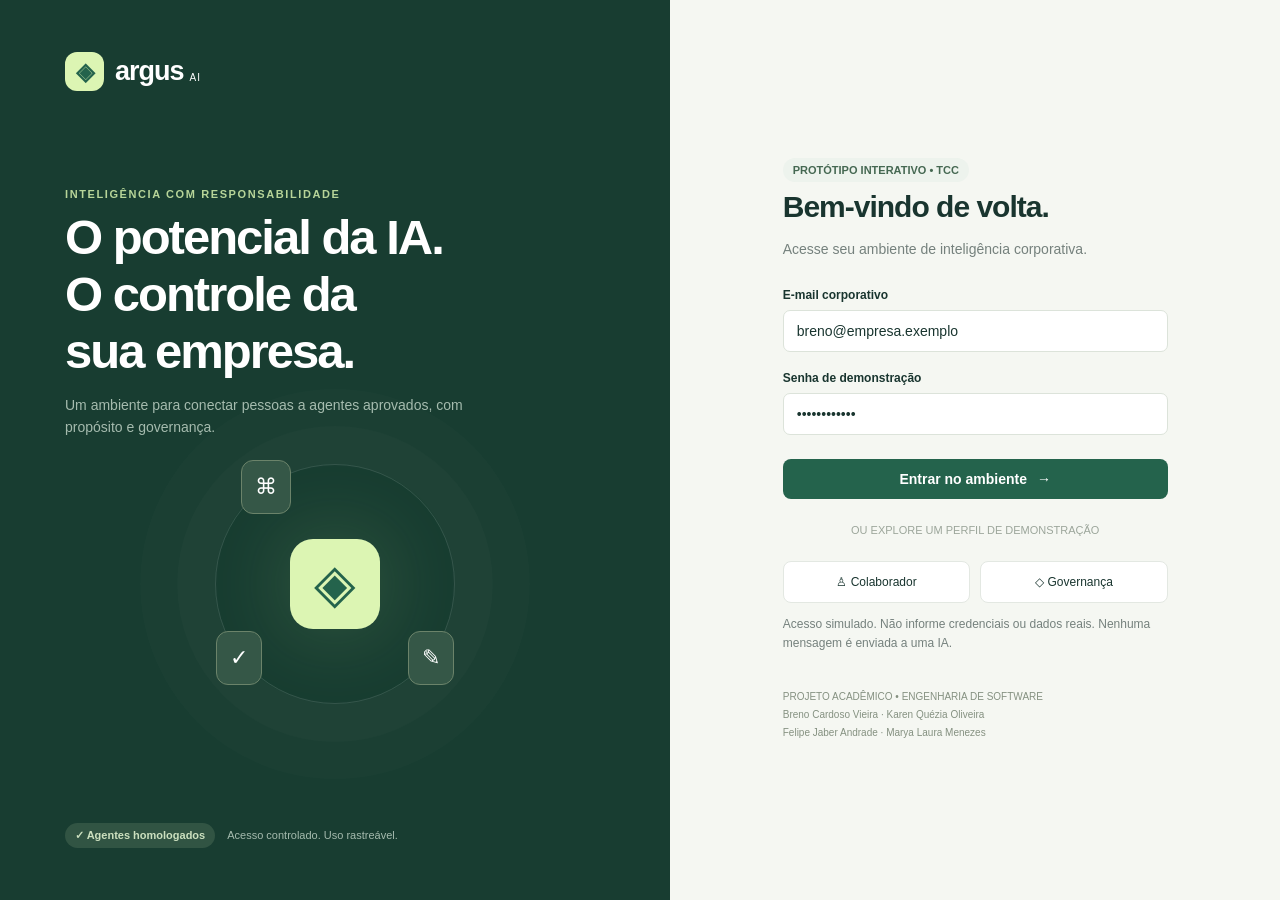
<file: docs/prototipo/argus-prototipo.html>
<!doctype html><html lang="pt-BR"><head><meta charset="utf-8"><meta name="viewport" content="width=device-width,initial-scale=1"><title>Argus — Governança de IA</title><style>:root{--ink:#19352f;--muted:#75817d;--green:#24634c;--lime:#dcf5b3;--line:#e3e8e2;--bg:#f5f7f2}*{box-sizing:border-box}body{margin:0;background:var(--bg);color:var(--ink);font-family:'DM Sans',sans-serif;font-size:14px}h1,h2,h3,.brand{font-family:Manrope,sans-serif}button,input,textarea,select{font:inherit}button,a,input,textarea,select{outline-offset:4px}button{cursor:pointer}button{border:0;background:none;color:inherit}button:disabled{opacity:.4;cursor:not-allowed}h1{font-size:30px;letter-spacing:-1px;margin:8px 0 10px}h2{font-size:19px;margin:0 0 16px}h3{font-size:17px;margin:14px 0 8px}p{line-height:1.6}.muted{color:var(--muted)}.eyebrow{font-size:11px;letter-spacing:1.6px;font-weight:700;text-transform:uppercase}.brand{font-size:27px;font-weight:800;display:flex;gap:11px;align-items:center;letter-spacing:-1px}.brand-mark{background:var(--lime);color:var(--green);border-radius:12px;width:39px;height:39px;display:grid;place-items:center;font-size:24px}.pill{display:inline-flex;align-items:center;gap:6px;border-radius:30px;padding:6px 10px;font-size:11px;font-weight:600;background:#edf3ed;color:#456852}.pill.green{background:#e7f4df;color:#3b6b29}.pill.amber{background:#fff1d9;color:#996b21}.pill.red{background:#fbe5e2;color:#a94b3f}.btn{padding:12px 18px;border-radius:8px;background:var(--green);color:white;font-weight:600;display:inline-flex;align-items:center;justify-content:center;gap:10px}.btn.light{background:white;border:1px solid var(--line);color:var(--ink)}.btn.soft{background:var(--lime);color:var(--ink)}.btn.danger{background:#a24e43}.row{display:flex;align-items:center;gap:12px}.between{justify-content:space-between}.wrap{flex-wrap:wrap}.sidebar{position:fixed;inset:0 auto 0 0;width:242px;background:#fff;border-right:1px solid var(--line);padding:32px 22px;display:flex;flex-direction:column;z-index:3}.workspace{background:#f6f8f3;border:1px solid var(--line);border-radius:10px;padding:13px;margin:29px 0}.navlabel{font-size:10px;letter-spacing:1.5px;color:#8a958d;margin:22px 12px 10px}.nav{width:100%;text-align:left;padding:13px 14px;border-radius:8px;color:#738079;display:flex;align-items:center;gap:12px;margin:3px 0}.nav.active{background:#eaf2e5;color:var(--green);font-weight:700}.nav:hover{background:#f2f5ef}.nav span:last-child{margin-left:auto}.sidebottom{margin-top:auto;border-top:1px solid var(--line);padding-top:18px}.avatar{width:35px;height:35px;border-radius:50%;background:#e7eee2;display:grid;place-items:center;font-size:12px;font-weight:700}.main{margin-left:242px}.topbar{height:80px;background:#ffffffb8;border-bottom:1px solid var(--line);padding:0 38px;display:flex;align-items:center;justify-content:space-between}.content{padding:35px 38px;max-width:1500px;margin:auto}.pagehead{display:flex;justify-content:space-between;align-items:center;gap:20px;margin-bottom:27px}.pagehead p{margin:0;color:var(--muted)}.hero{background:#eaf0e1;border:1px solid #dfe7d4;padding:25px 28px;border-radius:13px;display:flex;align-items:center;justify-content:space-between;margin-bottom:26px;overflow:hidden}.hero h2{font-size:21px;margin-bottom:8px}.hero p{margin:0;max-width:620px;color:#63745d}.hero-symbol{font-size:58px;color:#8da979;padding:0 20px}.stats{display:grid;grid-template-columns:repeat(4,1fr);gap:16px;margin:22px 0}.stat{border:1px solid var(--line);background:#fff;border-radius:11px;padding:20px}.stat strong{display:block;font-size:28px;margin:10px 0 5px}.stat small{color:var(--muted)}.toolbar{display:flex;gap:12px;justify-content:space-between;margin:27px 0 22px}.search{width:330px}.chips{display:flex;gap:6px}.chip{padding:10px 15px;border:1px solid var(--line);border-radius:7px;background:#fff;color:var(--muted)}.chip.active{background:var(--ink);color:#fff;border-color:var(--ink)}input,select,textarea{padding:12px 13px;border:1px solid #dce3da;border-radius:7px;background:white;color:var(--ink);width:100%}textarea{resize:vertical;min-height:100px}label{display:block;font-size:12px;font-weight:600;margin:0 0 8px}label small{font-weight:400;color:var(--muted)}.grid{display:grid;grid-template-columns:repeat(3,1fr);gap:20px}.card{border:1px solid var(--line);background:#fff;border-radius:12px;padding:23px;display:flex;flex-direction:column;transition:transform .15s,box-shadow .15s}.card:hover{transform:translateY(-3px);box-shadow:0 9px 23px #19352f09}.agent-icon{width:45px;height:45px;display:grid;place-items:center;border-radius:11px;background:#e8efe2;color:#537a41;font-size:24px}.card p{color:var(--muted);font-size:13px;margin:0 0 20px;min-height:44px}.cardmeta{font-size:11px;color:#819080;display:flex;gap:15px;margin-bottom:22px}.card .btn{width:100%;margin-top:auto}.panel{background:white;border:1px solid var(--line);border-radius:12px;padding:25px;margin-bottom:20px}.split{display:grid;grid-template-columns:1fr 300px;gap:22px}.fields{display:grid;grid-template-columns:1fr 1fr;gap:20px}.full{grid-column:1/-1}.hint{font-size:12px;color:var(--muted);line-height:1.6}.notice{padding:14px 17px;border-radius:8px;background:#f1f5e9;border:1px solid #e1e9d4;font-size:12px;line-height:1.6}.check{display:flex;align-items:flex-start;gap:10px;margin:15px 0;font-size:13px;font-weight:400;line-height:1.5}.check input{width:16px;margin-top:2px;accent-color:var(--green)}.step{display:flex;align-items:center;gap:10px;font-size:12px;margin-bottom:24px;color:#8a968c}.step b{background:var(--green);border-radius:50%;color:white;width:25px;height:25px;display:grid;place-items:center}.step i{flex:1;height:1px;background:var(--line)}.tablewrap{overflow:auto}table{width:100%;border-collapse:collapse;text-align:left}th{font-size:10px;text-transform:uppercase;letter-spacing:.7px;color:#8b958d;font-weight:500;background:#fafbf8}td,th{padding:17px 13px;border-bottom:1px solid var(--line);white-space:nowrap}td{font-size:12px}td strong{font-size:13px}.textbtn{color:var(--green);font-weight:700;padding:8px}.detail{display:grid;grid-template-columns:1fr 1fr;gap:15px;font-size:13px}.detail small{display:block;color:var(--muted);margin-bottom:6px}.login{min-height:100vh;display:grid;grid-template-columns:1.1fr 1fr}.login-left{background:#183d31;color:#fff;padding:52px 65px;position:relative;overflow:hidden;display:flex;flex-direction:column;justify-content:space-between}.login-left h1{font-size:49px;line-height:1.16;letter-spacing:-2px;max-width:500px}.login-left p{color:#a5bbae;max-width:410px}.orbit{width:240px;height:240px;border:1px solid #ffffff20;border-radius:50%;position:relative;margin:25px auto;display:grid;place-items:center;box-shadow:0 0 0 38px #ffffff04,0 0 0 75px #ffffff03}.orbit .brand-mark{width:90px;height:90px;font-size:54px;border-radius:23px;box-shadow:0 0 80px #b9e28f30}.sat{position:absolute;background:#355747;border:1px solid #6b836a;border-radius:12px;padding:13px;font-size:22px}.s1{top:-5px;left:25px}.s2{bottom:18px;right:0}.s3{bottom:18px;left:0}.login-right{display:grid;place-items:center;padding:40px}.login-box{width:100%;max-width:385px}.login-box h1{font-size:30px}.login-box form{margin-top:28px}.login-box label{margin-top:19px}.login-box .btn{width:100%;margin-top:24px}.divider{text-align:center;font-size:11px;color:#9ca69b;margin:25px 0}.rolebuttons{display:grid;grid-template-columns:1fr 1fr;gap:10px}.rolebuttons button{padding:13px 7px;border:1px solid var(--line);background:white;border-radius:8px;font-size:12px}.login-foot{font-size:10px;color:#859181;margin-top:35px;line-height:1.8}.chatbox{min-height:430px;display:flex;flex-direction:column;gap:18px}.bubble{padding:18px 21px;background:#f2f5ed;border-radius:12px;max-width:85%;font-size:14px;line-height:1.7;white-space:pre-wrap}.bubble.user{align-self:flex-end;background:#e5eddd}.bubble.block{background:#fff0e8;color:#8b4d35}.composer{display:flex;gap:10px;margin-top:20px}.composer input{flex:1}.empty{text-align:center;padding:45px;color:var(--muted)}.foot{font-size:10px;color:#9ca59a;margin-top:28px;display:flex;justify-content:space-between}#toast{position:fixed;bottom:24px;left:50%;transform:translateX(-50%);background:#193d30;color:white;padding:14px 22px;border-radius:9px;z-index:20;display:none;box-shadow:0 8px 30px #0002}.mobilebrand{display:none}dialog{border:1px solid var(--line);border-radius:14px;padding:30px;max-width:600px;width:90%;color:var(--ink)}dialog::backdrop{background:#17352c70}.dialogactions{display:flex;justify-content:flex-end;margin-top:22px}@media(max-width:1100px){.grid{grid-template-columns:repeat(2,1fr)}.split{grid-template-columns:1fr}.sidebar{width:210px}.main{margin-left:210px}.content{padding:27px}.stats{grid-template-columns:repeat(2,1fr)}.login-left{padding:40px}.login-left h1{font-size:40px}}@media(max-width:750px){.sidebar{position:static;width:100%;padding:16px}.sidebar .brand,.workspace,.navlabel,.sidebottom{display:none}.sidebar nav{display:flex;overflow:auto}.nav{width:auto;white-space:nowrap}.main{margin:0}.topbar{height:64px;padding:0 20px}.content{padding:22px 17px}.pagehead{align-items:flex-start;flex-direction:column}.grid,.fields{grid-template-columns:1fr}.hero-symbol{display:none}.hero{padding:20px}.toolbar{flex-direction:column}.search{width:100%}.chips{overflow:auto}.login{grid-template-columns:1fr}.login-left{display:none}.login-right{min-height:100vh;padding:25px}.mobilebrand{display:flex;margin-bottom:40px}.stats{gap:10px}.stat{padding:16px}h1{font-size:26px}.foot{line-height:1.8;flex-direction:column}}
</style></head><body><div id="app"></div><div id="toast" role="status"></div><script>const $=s=>document.querySelector(s);const esc=s=>String(s??'').replace(/[&<>"']/g,c=>({'&':'&amp;','<':'&lt;','>':'&gt;','"':'&quot;',"'":'&#39;'}[c]));
const base=[{id:1,name:'Suporte de TI',desc:'Encontre orientações e procedimentos para resolver demandas técnicas do dia a dia.',cat:'Tecnologia',icon:'⌘',status:'Homologado',owner:'Felipe Jaber Andrade',version:'1.2',purpose:'Orientar colaboradores com base nos procedimentos internos de TI.',model:'Modelo corporativo • demonstração'},{id:2,name:'Comunicação corporativa',desc:'Transforme suas ideias em comunicados, e-mails e mensagens profissionais.',cat:'Comunicação',icon:'✎',status:'Homologado',owner:'Breno Cardoso Vieira',version:'1.0',purpose:'Apoiar a redação de comunicações profissionais.',model:'Modelo corporativo • demonstração'},{id:3,name:'Assistente de RH',desc:'Consulte políticas de benefícios, férias e processos de gestão de pessoas.',cat:'Pessoas',icon:'♧',status:'Em análise',owner:'Karen Quézia Oliveira',version:'1.0',purpose:'Consultar políticas internas de RH, sem dados pessoais de colaboradores.',model:'Modelo corporativo • demonstração'}];
let agents;try{agents=JSON.parse(localStorage.getItem('argus-agents'))||base}catch{agents=base}let reviewer='Karen Quézia Oliveira';let role='colaborador',view='login',filter='Todos',query='',selected=1;let events=[{time:'09:42',user:'Breno Cardoso Vieira',agent:'Suporte de TI',action:'Execução permitida',result:'Permitido'},{time:'09:35',user:'Breno Cardoso Vieira',agent:'Comunicação corporativa',action:'Política de dados aplicada',result:'Bloqueado'},{time:'09:20',user:'Karen Quézia Oliveira',agent:'Assistente de RH',action:'Versão submetida',result:'Em análise'}];
function save(){localStorage.setItem('argus-agents',JSON.stringify(agents))}function toast(t){$('#toast').textContent=t;$('#toast').style.display='block';setTimeout(()=>$('#toast').style.display='none',3500)}
const badge=s=>`<span class="pill ${s==='Homologado'||s==='Permitido'?'green':s==='Rejeitado'||s==='Bloqueado'||s==='Suspenso'?'red':'amber'}">${s==='Homologado'?'✓ ':''}${esc(s)}</span>`;
const brand=`<div class="brand"><span class="brand-mark">◈</span>argus<span style="font-size:10px;letter-spacing:1px;font-weight:500;margin:12px 0 0 -5px">AI</span></div>`;
function enter(r){role=r;go('catalog')}function go(v){view=v;query='';render();window.scrollTo(0,0)}
function login(){return `<div class="login"><section class="login-left">${brand}<div><span class="eyebrow" style="color:#b7d599">INTELIGÊNCIA COM RESPONSABILIDADE</span><h1>O potencial da IA.<br>O controle da<br>sua empresa.</h1><p>Um ambiente para conectar pessoas a agentes aprovados, com propósito e governança.</p><div class="orbit"><span class="brand-mark">◈</span><span class="sat s1">⌘</span><span class="sat s2">✎</span><span class="sat s3">✓</span></div></div><div class="row"><span class="pill" style="background:#315443;color:#cce0bf">✓ Agentes homologados</span><span style="font-size:11px;color:#a5bbae">Acesso controlado. Uso rastreável.</span></div></section><section class="login-right"><div class="login-box"><div class="mobilebrand">${brand}</div><span class="pill">PROTÓTIPO INTERATIVO • TCC</span><h1>Bem-vindo de volta.</h1><p class="muted">Acesse seu ambiente de inteligência corporativa.</p><form id="loginform"><label for="email">E-mail corporativo</label><input id="email" type="email" value="breno@empresa.exemplo" required autocomplete="off"><label for="password">Senha de demonstração</label><input id="password" type="password" value="demonstracao" required autocomplete="off"><button class="btn" type="submit">Entrar no ambiente <span>→</span></button></form><div class="divider">OU EXPLORE UM PERFIL DE DEMONSTRAÇÃO</div><div class="rolebuttons"><button onclick="enter('colaborador')">♙ Colaborador</button><button onclick="enter('gestor')">◇ Governança</button></div><p class="hint">Acesso simulado. Não informe credenciais ou dados reais. Nenhuma mensagem é enviada a uma IA.</p><div class="login-foot">PROJETO ACADÊMICO • ENGENHARIA DE SOFTWARE<br>Breno Cardoso Vieira · Karen Quézia Oliveira<br>Felipe Jaber Andrade · Marya Laura Menezes</div></div></section></div>`}
const titles={catalog:'Agentes disponíveis',manage:'Gestão de agentes',register:'Cadastrar agente',review:'Homologação',permissions:'Pessoas e acessos',audit:'Auditoria',chat:'Ambiente do agente'};
function shell(body){const nav=(id,icon,text,count='')=>`<button class="nav ${view===id?'active':''}" onclick="go('${id}')"><span>${icon}</span>${text}<span>${count}</span></button>`;return `<aside class="sidebar">${brand}<div class="workspace"><div class="row"><span class="avatar" style="border-radius:8px">AC</span><div><b style="font-size:12px">Acme Corporation</b><div class="hint" style="font-size:10px">Ambiente de demonstração</div></div></div></div><nav><div class="navlabel">ESPAÇO DE TRABALHO</div>${nav('catalog','▦','Meus agentes')}${role==='gestor'?`<div class="navlabel">GOVERNANÇA</div>${nav('manage','◈','Gestão de agentes')}${nav('review','◇','Homologação',agents.filter(a=>a.status==='Em análise').length)}${nav('permissions','♙','Pessoas e acessos')}${nav('audit','≡','Auditoria')}`:''}</nav><div class="sidebottom"><div class="notice" style="font-size:11px">◉ Protótipo acadêmico<br><span class="muted">Interações e políticas simuladas.</span></div><button class="nav" onclick="go('login')">↪ Sair do ambiente</button><div class="row"><span class="avatar">${role==='gestor'?'KQ':'BC'}</span><div style="font-size:11px"><b>${role==='gestor'?'Karen Quézia':'Breno Cardoso'}</b><div class="hint">${role==='gestor'?'Gestora de governança':'Colaborador'}</div></div></div></div></aside><main class="main"><header class="topbar"><div class="muted" style="font-size:12px">Workspace <span style="margin:0 12px">/</span><span style="color:var(--ink)">${titles[view]}</span></div><div class="row"><button class="pill" onclick="enter(role==='gestor'?'colaborador':'gestor')">⇄ ${role==='gestor'?'Governança':'Colaborador'}</button><span class="avatar">${role==='gestor'?'KQ':'BC'}</span></div></header><div class="content">${body}<div class="foot"><span>ARGUS · Governança de agentes de inteligência artificial</span><span>Protótipo navegável · Dados fictícios</span></div></div></main>`}
function head(kicker,title,desc,action=''){return `<div class="pagehead"><div><div class="eyebrow muted">${kicker}</div><h1>${title}</h1><p>${desc}</p></div>${action}</div>`}
function catalog(){return head('SEU ESPAÇO DE TRABALHO',role==='gestor'?'Inteligência para o seu trabalho.':'Olá, Breno. Vamos trabalhar?','Escolha um agente aprovado para apoiar suas atividades.')+`<div class="hero"><div><span class="eyebrow" style="color:#64804e">IA COM PROPÓSITO</span><h2>O agente certo para cada tarefa.</h2><p>Explore ferramentas homologadas e siga as orientações de uso. Evite compartilhar informações sensíveis.</p></div><span class="hero-symbol">◈</span></div><div class="row between"><h2 style="margin:0">Seu catálogo de agentes</h2><span class="muted" style="font-size:12px">${agents.filter(a=>a.status==='Homologado').length} disponíveis</span></div><div class="toolbar"><input class="search" aria-label="Buscar agentes" placeholder="⌕  Buscar por nome ou finalidade..." oninput="query=this.value;drawCards()"><div class="chips">${['Todos','Tecnologia','Comunicação','Pessoas'].map(c=>`<button class="chip ${filter===c?'active':''}" onclick="filter='${c}';document.querySelectorAll('.chip').forEach(e=>e.classList.remove('active'));this.classList.add('active');drawCards()">${c}</button>`).join('')}</div></div><div id="cards" class="grid"></div><div class="notice" style="margin-top:25px">◇ <b>Não encontrou o agente que precisa?</b> Agentes em análise aparecem no catálogo após a aprovação da governança. <button class="textbtn" onclick="showHelp()">Como funciona →</button></div>`}
function drawCards(){const list=agents.filter(a=>a.status==='Homologado'&&(filter==='Todos'||a.cat===filter)&&(a.name+' '+a.desc).toLowerCase().includes(query.toLowerCase()));$('#cards').innerHTML=list.length?list.map(a=>`<article class="card"><div class="row between"><span class="agent-icon">${a.icon||'◈'}</span>${badge(a.status)}</div><h3>${esc(a.name)}</h3><p>${esc(a.desc)}</p><div class="cardmeta"><span>◷ v${esc(a.version)}</span><span>▧ ${esc(a.cat)}</span></div><button class="btn light" onclick="selected=${a.id};go('chat')">Iniciar conversa <span>↗</span></button></article>`).join(''):'<div class="empty full">Nenhum agente encontrado para este filtro.</div>'}
function manage(){return head('CONTROLE E ORGANIZAÇÃO','Gestão de agentes','Acompanhe o ciclo de vida dos agentes da organização.',`<button class="btn" onclick="go('register')">+ Cadastrar agente</button>`)+`<div class="stats">${[['Total de agentes',agents.length,'No ambiente'],['Homologados',agents.filter(a=>a.status==='Homologado').length,'Disponíveis no catálogo'],['Em análise',agents.filter(a=>a.status==='Em análise').length,'Aguardando decisão'],['Outros estados',agents.filter(a=>!['Homologado','Em análise'].includes(a.status)).length,'Rascunhos e suspensões']].map(s=>`<div class="stat"><span class="muted">${s[0]}</span><strong>${s[1]}</strong><small>${s[2]}</small></div>`).join('')}</div><div class="panel tablewrap"><table><thead><tr><th>Agente</th><th>Responsável</th><th>Versão</th><th>Status</th><th>Ação</th></tr></thead><tbody>${agents.map(a=>`<tr><td><strong>${esc(a.name)}</strong><br><span class="muted">${esc(a.cat)}</span></td><td>${esc(a.owner)}</td><td>v${esc(a.version)}</td><td>${badge(a.status)}</td><td>${a.status==='Homologado'?`<button class="textbtn" onclick="suspend(${a.id})">Suspender</button>`:a.status==='Rascunho'?`<button class="textbtn" onclick="submitDraft(${a.id})">Submeter</button>`:a.status==='Em análise'?`<button class="textbtn" onclick="selected=${a.id};go('review')">Avaliar →</button>`:'<span class="muted">Sem ação pendente</span>'}</td></tr>`).join('')}</tbody></table></div>`}
function register(){return head('NOVO AGENTE','Da ideia ao uso responsável.','Defina a finalidade e as condições de uso antes da homologação.')+`<div class="step"><b>1</b> Cadastro <i></i><b>2</b> Homologação <i></i><b>3</b> Disponibilização</div><form id="agentform"><div class="split"><div><div class="panel"><h2>Informações do agente</h2><div class="fields"><div><label for="aname">Nome do agente *</label><input id="aname" name="name" required placeholder="Ex.: Assistente de projetos"></div><div><label for="acat">Área de atuação *</label><select id="acat" name="cat"><option>Tecnologia</option><option>Comunicação</option><option>Pessoas</option></select></div><div class="full"><label for="adesc">Descrição para o catálogo *</label><textarea id="adesc" name="desc" required placeholder="Explique como o agente ajuda o colaborador."></textarea></div><div class="full"><label for="apurpose">Finalidade e instruções de uso *</label><textarea id="apurpose" name="purpose" required placeholder="Defina as tarefas permitidas e os limites do agente."></textarea></div><div><label for="aowner">Responsável pelo agente</label><select id="aowner" name="owner"><option>Felipe Jaber Andrade</option><option>Breno Cardoso Vieira</option><option>Marya Laura Menezes</option><option>Karen Quézia Oliveira</option></select></div><div><label for="amodel">Modelo / provedor</label><select id="amodel" name="model"><option>Modelo corporativo • demonstração</option><option>Modelo local • demonstração</option></select></div></div></div><div class="panel"><h2>Dados, ferramentas e permissões</h2><div class="fields"><div><label for="adata">Classificação permitida</label><select id="adata" name="data"><option>Dados públicos e fictícios</option><option>Procedimentos internos fictícios</option></select></div><div><label for="atool">Ferramenta autorizada</label><select id="atool" name="tool"><option>Nenhuma ferramenta externa</option><option>Consulta à base fictícia (somente leitura)</option></select></div></div><label class="check"><input type="checkbox" required> Confirmo que a finalidade, as fontes e as permissões foram revisadas para esta demonstração.</label></div><div class="row between"><button type="button" class="btn light" onclick="go('manage')">Cancelar</button><div class="row"><button class="btn light" type="submit" name="mode" value="draft">Salvar rascunho</button><button class="btn" type="submit" name="mode" value="review">Enviar para homologação →</button></div></div></div><aside><div class="panel"><span class="agent-icon">◇</span><h3>Governança desde o início.</h3><p class="hint">O agente só estará disponível após a aprovação de uma pessoa diferente da responsável pela submissão.</p><hr style="border:0;border-top:1px solid var(--line)"><p class="hint">✓ Finalidade profissional definida<br>✓ Permissões explícitas<br>✓ Dados permitidos delimitados<br>✓ Versão rastreável</p></div><div class="notice">Este cadastro é uma simulação. As alterações são salvas apenas neste navegador.</div></aside></div></form>`}
function review(){const pending=agents.filter(a=>a.status==='Em análise');let a=pending.find(a=>a.id===selected)||pending[0];if(!a)return head('APROVAÇÃO E CONFIANÇA','Homologação','Avalie agentes antes de disponibilizá-los.')+`<div class="panel empty"><h2>Tudo em dia.</h2><p>Não há agentes aguardando avaliação.</p><button class="btn" onclick="go('register')">Cadastrar novo agente</button></div>`;selected=a.id;return head('APROVAÇÃO E CONFIANÇA','Homologação de agentes','Revise finalidade, permissões e evidências antes de decidir.',badge('Em análise'))+`<div class="toolbar"><select aria-label="Selecionar agente pendente" onchange="selected=Number(this.value);render()">${pending.map(x=>`<option value="${x.id}" ${x.id===a.id?'selected':''}>${esc(x.name)} • v${esc(x.version)}</option>`).join('')}</select></div><div class="split"><div><div class="panel"><div class="row"><span class="agent-icon">${a.icon||'◈'}</span><div><h2 style="margin:0">${esc(a.name)}</h2><span class="hint">Versão ${esc(a.version)} · ${esc(a.cat)}</span></div></div><p>${esc(a.purpose)}</p><div class="detail"><div><small>Responsável</small>${esc(a.owner)}</div><div><small>Submetido por</small>${esc(a.submitter||'Felipe Jaber Andrade')}</div><div><small>Dados permitidos</small>${esc(a.data||'Procedimentos internos fictícios')}</div><div><small>Ferramenta</small>${esc(a.tool||'Consulta à base fictícia')}</div></div></div><div class="panel"><h2>Checklist de homologação</h2><p class="hint">Confirme os critérios revisados para habilitar a aprovação.</p>${['Finalidade profissional e limites claramente definidos','Dados e fontes compatíveis com a política','Permissões e ferramentas com acesso mínimo necessário','Cenários de acesso indevido e bloqueio revisados','Responsável e versão identificados'].map((t,i)=>`<label class="check"><input class="reviewcheck" type="checkbox" onchange="updateApproval()">${t}</label>`).join('')}<button class="textbtn" onclick="evidence()">▤ Consultar evidências simuladas →</button></div></div><aside><div class="panel"><h2>Decisão da avaliação</h2><label for="reviewer">Avaliador de demonstração</label><select id="reviewer" onchange="reviewer=this.value"><option ${reviewer==='Karen Quézia Oliveira'?'selected':''}>Karen Quézia Oliveira</option><option ${reviewer==='Felipe Jaber Andrade'?'selected':''}>Felipe Jaber Andrade</option></select><p class="hint">Selecione alguém diferente de quem submeteu.</p><label for="reason">Parecer / justificativa *</label><textarea id="reason" placeholder="Registre a justificativa da decisão..." oninput="updateApproval()"></textarea><button id="approve" class="btn" style="width:100%;margin:18px 0 10px" disabled onclick="decide('Homologado')">✓ Aprovar e disponibilizar</button><button class="btn light" style="width:100%" onclick="decide('Rejeitado')">Solicitar ajustes / rejeitar</button><p class="hint">A decisão será registrada na auditoria e atualizará o catálogo.</p></div><div class="notice">◇ Homologação representa uma aprovação interna. Não elimina todos os riscos de uso.</div></aside></div>`}
function updateApproval(){if($('#approve'))$('#approve').disabled=![...document.querySelectorAll('.reviewcheck')].every(e=>e.checked)||!$('#reason').value.trim()}
function decide(status){const a=agents.find(a=>a.id===selected);if(!$('#reason').value.trim())return toast('Informe uma justificativa para a decisão.');if((a.submitter||'Felipe Jaber Andrade')===reviewer)return toast('A pessoa que submeteu não pode aprovar ou rejeitar sua própria solicitação.');a.status=status;a.reason=$('#reason').value;save();events.unshift({time:new Date().toLocaleTimeString('pt-BR',{hour:'2-digit',minute:'2-digit'}),user:reviewer,agent:a.name,action:status==='Homologado'?'Versão homologada':'Ajustes solicitados',result:status});toast(status==='Homologado'?'Agente homologado e disponível no catálogo.':'Avaliação registrada. Agente não publicado.');render()}
function suspend(id){const a=agents.find(a=>a.id===id);a.status='Suspenso';save();events.unshift({time:'Agora',user:'Karen Quézia Oliveira',agent:a.name,action:'Agente suspenso',result:'Suspenso'});render();toast('Agente suspenso. Novas execuções estão bloqueadas.')}
function submitDraft(id){const a=agents.find(a=>a.id===id);a.status='Em análise';save();go('review');toast('Rascunho enviado para homologação.')}
function chat(){const a=agents.find(a=>a.id===selected);return head('ASSISTENTE CORPORATIVO',esc(a.name),'Um espaço dedicado às suas atividades profissionais.',`<button class="btn light" onclick="go('catalog')">← Voltar ao catálogo</button>`)+`<div class="split"><div class="panel"><div class="row between" style="padding-bottom:18px;border-bottom:1px solid var(--line)"><span class="row"><span class="agent-icon">${a.icon||'◈'}</span><b>${esc(a.name)}</b></span>${badge(a.status)}</div><div class="chatbox" id="messages"><div class="bubble" style="margin-top:20px">Olá, Breno! Posso ajudar com ${a.cat==='Tecnologia'?'procedimentos de suporte de TI':a.cat==='Pessoas'?'políticas internas de pessoas':'comunicações profissionais'}. O que vamos fazer hoje?</div><div class="row wrap"><button class="chip" onclick="example('Preciso de ajuda para acessar a VPN corporativa.')">Acessar a VPN</button><button class="chip" onclick="example('Escreva um comunicado sobre manutenção programada.')">Criar um comunicado</button><button class="chip" onclick="example('Minha senha é exemplo123. Pode compartilhar?')">Testar bloqueio de dados</button></div></div><form class="composer" id="chatform"><input id="message" aria-label="Mensagem ao agente" placeholder="Descreva sua tarefa profissional..." required><button class="btn">Enviar ↑</button></form><p class="hint" style="text-align:center;font-size:10px">Respostas demonstrativas predefinidas. Não há conexão com um modelo de IA.</p></div><aside><div class="panel"><h2>Sobre este agente</h2><p class="hint">${esc(a.purpose)}</p><div class="detail" style="grid-template-columns:1fr"><div><small>Responsável</small>${esc(a.owner)}</div><div><small>Versão homologada</small>v${esc(a.version)}</div><div><small>Finalidade</small>Uso profissional</div></div></div><div class="notice">✓ Utilize dados fictícios<br>✓ Revise as respostas<br>✓ Respeite a finalidade do agente</div></aside></div>`}
function example(s){$('#message').value=s;$('#message').focus()}
function send(){const text=$('#message').value.trim();if(!text)return;const a=agents.find(a=>a.id===selected);if(a.status!=='Homologado')return toast('Agente indisponível.');const blocked=/senha|cpf|segredo|token|confidencial/i.test(text),personal=/namorada|filme|receita de bolo|hor[oó]scopo/i.test(text);let answer=blocked?'Solicitação bloqueada pela política de dados. Remova credenciais ou informações sensíveis e reformule sua mensagem. Nenhum conteúdo foi enviado a um provedor.':personal?'Esta solicitação parece estar fora da finalidade profissional deste agente. Reformule indicando a atividade de trabalho que deseja realizar.':a.cat==='Tecnologia'?'Exemplo de orientação de TI:\n1. Confirme sua conexão com a internet.\n2. Abra o cliente VPN aprovado pela empresa.\n3. Utilize seu acesso corporativo e autenticação adicional.\n4. Se o erro persistir, abra um chamado com a mensagem de erro, sem incluir senhas.\n\nFonte demonstrativa: Procedimentos internos • TI-004.':a.cat==='Pessoas'?'Exemplo de orientação de RH:\nConsulte a política interna de férias e alinhe o período pretendido com sua liderança. Nesta demonstração, nenhuma informação individual de colaboradores é acessada.':'Exemplo de rascunho:\n\nOlá, equipe!\nInformamos que haverá uma manutenção programada nos sistemas corporativos. Confirmaremos a data e o período de indisponibilidade antes da execução. Em caso de dúvidas, entre em contato com o suporte de TI.\n\nAgradecemos a compreensão.\n\nRevise e adapte as informações antes de utilizar.';$('#messages').insertAdjacentHTML('beforeend',`<div class="bubble user">${esc(text)}</div><div class="bubble ${blocked||personal?'block':''}">${esc(answer)}</div>`);$('#message').value='';events.unshift({time:'Agora',user:'Breno Cardoso Vieira',agent:a.name,action:blocked?'Política de dados':personal?'Política de finalidade':'Execução demonstrativa',result:blocked||personal?'Bloqueado':'Permitido'});$('#message').scrollIntoView({behavior:'smooth',block:'center'})}
function permissions(){return head('ADMINISTRAÇÃO','Pessoas e acessos','Organize os perfis e o acesso aos agentes da empresa.')+`<div class="notice" style="margin-bottom:22px">Permissões demonstrativas. Os controles desta interface não representam autenticação ou autorização de um sistema real.</div><div class="panel tablewrap"><h2>Equipe do projeto</h2><table><thead><tr><th>Pessoa</th><th>Setor</th><th>Perfil</th><th>Acesso</th></tr></thead><tbody>${[['Breno Cardoso Vieira','Comunicação','Colaborador'],['Karen Quézia Oliveira','Governança','Gestor'],['Felipe Jaber Andrade','Tecnologia','Administrador'],['Marya Laura Menezes','Comunicação','Colaborador']].map((u,i)=>`<tr><td><strong>${u[0]}</strong></td><td>${u[1]}</td><td><select aria-label="Perfil de ${u[0]}" onchange="toast('Perfil atualizado nesta demonstração.')">${['Colaborador','Gestor','Administrador'].map(p=>`<option ${p===u[2]?'selected':''}>${p}</option>`).join('')}</select></td><td><label class="check"><input type="checkbox" checked onchange="toast(this.checked?'Acesso habilitado na demonstração.':'Acesso desabilitado na demonstração.')"> Ativo</label></td></tr>`).join('')}</tbody></table></div>`}
function audit(){return head('VISIBILIDADE E RASTREABILIDADE','Auditoria de uso','Consulte eventos e decisões das políticas, sem expor o conteúdo das mensagens.')+`<div class="panel"><div class="toolbar" style="margin-top:0"><h2>Eventos recentes</h2><select style="width:200px" aria-label="Filtrar resultado" onchange="drawEvents(this.value)"><option>Todos os resultados</option><option>Permitido</option><option>Bloqueado</option><option>Homologado</option></select></div><div class="tablewrap"><table><thead><tr><th>Horário</th><th>Usuário</th><th>Agente</th><th>Evento</th><th>Resultado</th></tr></thead><tbody id="eventrows"></tbody></table></div></div><div class="notice">São registrados apenas metadados de demonstração. Eventos desta sessão são reiniciados ao recarregar a página.</div>`}
function drawEvents(f='Todos os resultados'){$('#eventrows').innerHTML=events.filter(e=>f==='Todos os resultados'||e.result===f).map(e=>`<tr><td>${esc(e.time)}</td><td>${esc(e.user)}</td><td>${esc(e.agent)}</td><td>${esc(e.action)}</td><td>${badge(e.result)}</td></tr>`).join('')||'<tr><td colspan="5">Nenhum evento encontrado.</td></tr>'}
function modal(html){const d=document.createElement('dialog');d.innerHTML=html+'<div class="dialogactions"><button class="btn" onclick="this.closest(\'dialog\').close()">Entendi</button></div>';document.body.append(d);d.addEventListener('close',()=>d.remove());d.showModal()}
function showHelp(){modal('<h2>Da aprovação ao seu catálogo</h2><p>Um responsável cadastra o agente e define sua finalidade. A governança revisa a versão, as permissões e as evidências. Somente depois da homologação o agente fica disponível.</p><p class="hint">Use o botão de perfil no topo para explorar também a área de governança.</p>')}
function evidence(){modal('<h2>Evidências de demonstração</h2><p>Exemplos para compor o checklist de uma homologação:</p><p>✓ Acesso sem permissão: execução recusada.<br>✓ Marcador confidencial: envio bloqueado.<br>✓ Falha no verificador: solicitação interrompida.<br>✓ Uso permitido: execução registrada.</p><div class="notice">Estes são cenários ilustrativos, não resultados de testes de segurança executados.</div>')}
function render(){if(view==='login'){$('#app').innerHTML=login();$('#loginform').onsubmit=e=>{e.preventDefault();enter('colaborador')};return}if(role!=='gestor'&&['manage','register','review','permissions','audit'].includes(view))view='catalog';$('#app').innerHTML=shell(({catalog,manage,register,review,permissions,audit,chat}[view]||catalog)());if(view==='catalog')drawCards();if(view==='audit')drawEvents();if(view==='chat')$('#chatform').onsubmit=e=>{e.preventDefault();send()};if(view==='register')$('#agentform').onsubmit=e=>{e.preventDefault();const data=Object.fromEntries(new FormData(e.target));const status=e.submitter.value==='draft'?'Rascunho':'Em análise';agents.push({...data,id:Date.now(),version:'1.0',icon:'◈',submitter:'Karen Quézia Oliveira',status});save();go('manage');toast(status==='Rascunho'?'Rascunho salvo.':'Agente enviado. Outro avaliador deverá homologar esta submissão.')}}render();
</script></body></html>
</file>
